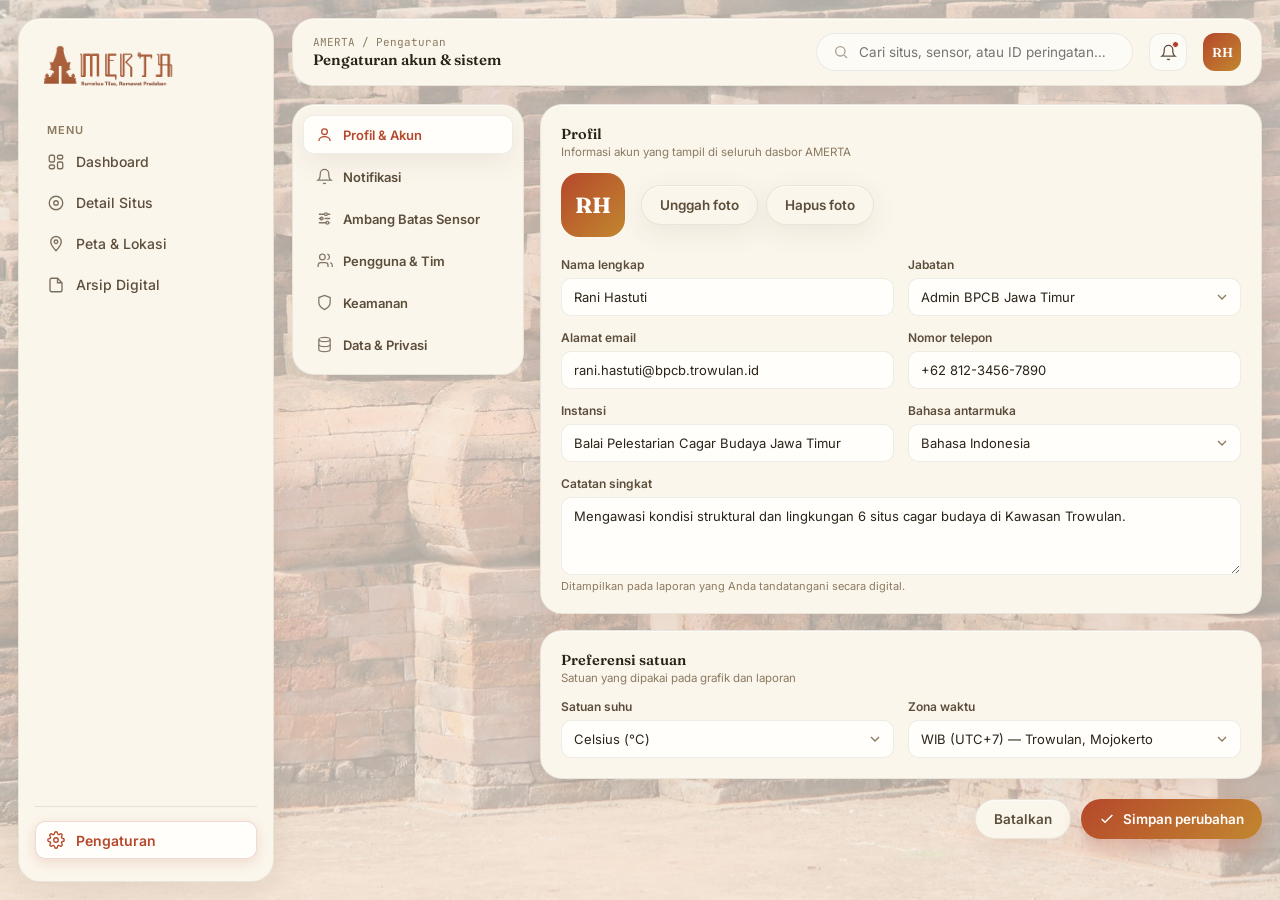
<file: pengaturan.html>
<!DOCTYPE html>
<html lang="id" class="is-loading">
<head>
<meta charset="UTF-8">
<meta name="viewport" content="width=device-width, initial-scale=1.0">
<title>AMERTA — Pengaturan</title>
<link rel="stylesheet" href="css/style.css">
</head>
<body>
<!-- ===== PAGE LOADER ===== -->
<div class="page-loader" id="pageLoader">
  <svg width="0" height="0" style="position:absolute" aria-hidden="true">
    <defs>
      <filter id="amertaOutline" x="-40%" y="-40%" width="180%" height="180%">
        <feMorphology in="SourceAlpha" operator="dilate" radius="2.4" result="dilated"/>
        <feComposite in="dilated" in2="SourceAlpha" operator="out" result="ring"/>
        <feFlood flood-color="#B5482B" result="ringColor"/>
        <feComposite in="ringColor" in2="ring" operator="in"/>
      </filter>
    </defs>
  </svg>
  <div class="loader-emblem">
    <img class="emblem-outline" src="img/amerta-logo.png" alt="" aria-hidden="true">
    <img class="emblem-fill" src="img/amerta-logo.png" alt="Amerta">
    <div class="loader-label"><span>Memuat AMERTA…</span></div>
  </div>
</div>
<script>
  (function(){
    var SKIP_KEY = 'amerta_skip_loader';
    var loaderEl = document.getElementById('pageLoader');

    // navigated here via an internal link click → skip the intro animation
    if (sessionStorage.getItem(SKIP_KEY) === '1') {
      sessionStorage.removeItem(SKIP_KEY);
      if (loaderEl) loaderEl.remove();
      document.documentElement.classList.remove('is-loading');
    } else {
      var MIN_DURATION = 2000; // fixed duration, ms — only on first open/refresh
      setTimeout(function(){
        if (!loaderEl) return;
        loaderEl.classList.add('is-hidden');
        document.documentElement.classList.remove('is-loading');
        setTimeout(function(){ loaderEl.remove(); }, 500);
      }, MIN_DURATION);
    }

    // mark any internal page navigation so the NEXT page load skips the loader
    document.addEventListener('click', function(e){
      var link = e.target.closest('a[href$=".html"]');
      if (!link) return;
      if (link.target === '_blank' || e.defaultPrevented) return;
      if (e.metaKey || e.ctrlKey || e.shiftKey || e.altKey || e.button !== 0) return;
      sessionStorage.setItem(SKIP_KEY, '1');
    }, true);
  })();
</script>
<div class="blob-c"></div>
<div class="shell">
  <div class="sidebar-overlay"></div>

  <!-- ============ SIDEBAR ============ -->
  <aside class="sidebar">
    <div class="brand">
      <img class="brand-logo" src="img/amerta-logo-full.png" alt="AMERTA — Rumeksa Tilas, Rumawat Pradaban">
    </div>

    <div class="nav-group-label">Menu</div>
    <nav class="nav-list">
      <a class="nav-item" href="index.html">
        <svg viewBox="0 0 24 24" fill="none" stroke="currentColor" stroke-width="1.8"><rect x="3" y="3" width="7" height="9" rx="2"/><rect x="14" y="3" width="7" height="5" rx="2"/><rect x="14" y="12" width="7" height="9" rx="2"/><rect x="3" y="16" width="7" height="5" rx="2"/></svg>
        Dashboard
      </a>
      <a class="nav-item" href="situs.html">
        <svg viewBox="0 0 24 24" fill="none" stroke="currentColor" stroke-width="1.8"><circle cx="12" cy="12" r="9"/><circle cx="12" cy="12" r="3"/></svg>
        Detail Situs
      </a>
      <a class="nav-item" href="peta.html">
        <svg viewBox="0 0 24 24" fill="none" stroke="currentColor" stroke-width="1.8"><path d="M12 21s-7-7.58-7-12a7 7 0 0 1 14 0c0 4.42-7 12-7 12Z"/><circle cx="12" cy="9" r="2.4"/></svg>
        Peta &amp; Lokasi
      </a>
      <a class="nav-item" href="arsip.html">
        <svg viewBox="0 0 24 24" fill="none" stroke="currentColor" stroke-width="1.8"><path d="M4 19V5a2 2 0 0 1 2-2h8l6 6v10a2 2 0 0 1-2 2H6a2 2 0 0 1-2-2Z"/><path d="M14 3v6h6"/></svg>
        Arsip Digital
      </a>
    </nav>

    <div class="sidebar-foot">
      <a class="nav-item active" href="pengaturan.html">
        <svg viewBox="0 0 24 24" fill="none" stroke="currentColor" stroke-width="1.8"><path d="M12 15a3 3 0 1 0 0-6 3 3 0 0 0 0 6Z"/><path d="M19.4 15a1.65 1.65 0 0 0 .33 1.82l.06.06a2 2 0 1 1-2.83 2.83l-.06-.06a1.65 1.65 0 0 0-1.82-.33 1.65 1.65 0 0 0-1 1.51V21a2 2 0 0 1-4 0v-.09A1.65 1.65 0 0 0 9 19.4a1.65 1.65 0 0 0-1.82.33l-.06.06a2 2 0 1 1-2.83-2.83l.06-.06a1.65 1.65 0 0 0 .33-1.82 1.65 1.65 0 0 0-1.51-1H3a2 2 0 0 1 0-4h.09A1.65 1.65 0 0 0 4.6 9a1.65 1.65 0 0 0-.33-1.82l-.06-.06a2 2 0 1 1 2.83-2.83l.06.06A1.65 1.65 0 0 0 9 4.6a1.65 1.65 0 0 0 1-1.51V3a2 2 0 0 1 4 0v.09a1.65 1.65 0 0 0 1 1.51 1.65 1.65 0 0 0 1.82-.33l.06-.06a2 2 0 1 1 2.83 2.83l-.06.06A1.65 1.65 0 0 0 19.4 9a1.65 1.65 0 0 0 1.51 1H21a2 2 0 0 1 0 4h-.09a1.65 1.65 0 0 0-1.51 1Z"/></svg>
        Pengaturan
      </a>
    </div>
  </aside>

  <!-- ============ MAIN ============ -->
  <div class="main">

    <!-- TOPBAR -->
    <header class="topbar">
      <button class="icon-btn menu-toggle" aria-label="Buka menu">
        <svg viewBox="0 0 24 24" fill="none" stroke="currentColor" stroke-width="1.8"><path d="M4 7h16M4 12h16M4 17h16"/></svg>
      </button>
      <div class="topbar-page">
        <span class="eyebrow">AMERTA / Pengaturan</span>
        <span class="heading">Pengaturan akun &amp; sistem</span>
      </div>
      <div class="topbar-spacer"></div>
      <div class="search">
        <button class="search-toggle" type="button" aria-label="Buka pencarian">
          <svg viewBox="0 0 24 24" fill="none" stroke="currentColor" stroke-width="2"><circle cx="11" cy="11" r="7"/><path d="m21 21-4.3-4.3"/></svg>
        </button>
        <input type="text" placeholder="Cari situs, sensor, atau ID peringatan…">
        <button class="search-close" type="button" aria-label="Tutup pencarian">
          <svg viewBox="0 0 24 24" fill="none" stroke="currentColor" stroke-width="2"><path d="M18 6 6 18M6 6l12 12"/></svg>
        </button>
      </div>
      <button class="icon-btn" aria-label="Notifikasi"><span class="dot"></span>
        <svg viewBox="0 0 24 24" fill="none" stroke="currentColor" stroke-width="1.8"><path d="M18 8a6 6 0 1 0-12 0c0 7-3 9-3 9h18s-3-2-3-9"/><path d="M13.73 21a2 2 0 0 1-3.46 0"/></svg>
      </button>
      <div class="avatar">RH</div>
    </header>

    <div class="settings-layout">

      <!-- ============ SETTINGS NAV ============ -->
      <nav class="settings-nav card">
        <button class="settings-nav-item active" data-section="profil">
          <svg viewBox="0 0 24 24" fill="none" stroke="currentColor" stroke-width="1.8"><circle cx="12" cy="8" r="4"/><path d="M4 21c0-4 4-6 8-6s8 2 8 6"/></svg>
          <span class="settings-nav-label">Profil &amp; Akun</span>
          <svg class="settings-nav-chevron" viewBox="0 0 24 24" fill="none" stroke="currentColor" stroke-width="2"><path d="m9 6 6 6-6 6"/></svg>
        </button>
        <button class="settings-nav-item" data-section="notifikasi">
          <svg viewBox="0 0 24 24" fill="none" stroke="currentColor" stroke-width="1.8"><path d="M18 8a6 6 0 1 0-12 0c0 7-3 9-3 9h18s-3-2-3-9"/><path d="M13.73 21a2 2 0 0 1-3.46 0"/></svg>
          <span class="settings-nav-label">Notifikasi</span>
          <svg class="settings-nav-chevron" viewBox="0 0 24 24" fill="none" stroke="currentColor" stroke-width="2"><path d="m9 6 6 6-6 6"/></svg>
        </button>
        <button class="settings-nav-item" data-section="ambang">
          <svg viewBox="0 0 24 24" fill="none" stroke="currentColor" stroke-width="1.8"><path d="M4 6h8M16 6h4M4 12h4M12 12h8M4 18h11M19 18h1"/><circle cx="14" cy="6" r="2"/><circle cx="8" cy="12" r="2"/><circle cx="16" cy="18" r="2"/></svg>
          <span class="settings-nav-label">Ambang Batas Sensor</span>
          <svg class="settings-nav-chevron" viewBox="0 0 24 24" fill="none" stroke="currentColor" stroke-width="2"><path d="m9 6 6 6-6 6"/></svg>
        </button>
        <button class="settings-nav-item" data-section="tim">
          <svg viewBox="0 0 24 24" fill="none" stroke="currentColor" stroke-width="1.8"><path d="M17 21v-2a4 4 0 0 0-4-4H7a4 4 0 0 0-4 4v2"/><circle cx="9" cy="7" r="4"/><path d="M23 21v-2a4 4 0 0 0-3-3.87"/><path d="M16 3.13a4 4 0 0 1 0 7.75"/></svg>
          <span class="settings-nav-label">Pengguna &amp; Tim</span>
          <svg class="settings-nav-chevron" viewBox="0 0 24 24" fill="none" stroke="currentColor" stroke-width="2"><path d="m9 6 6 6-6 6"/></svg>
        </button>
        <button class="settings-nav-item" data-section="keamanan">
          <svg viewBox="0 0 24 24" fill="none" stroke="currentColor" stroke-width="1.8"><path d="M12 22s8-4 8-10V5l-8-3-8 3v7c0 6 8 10 8 10Z"/></svg>
          <span class="settings-nav-label">Keamanan</span>
          <svg class="settings-nav-chevron" viewBox="0 0 24 24" fill="none" stroke="currentColor" stroke-width="2"><path d="m9 6 6 6-6 6"/></svg>
        </button>
        <button class="settings-nav-item" data-section="data">
          <svg viewBox="0 0 24 24" fill="none" stroke="currentColor" stroke-width="1.8"><ellipse cx="12" cy="5" rx="8" ry="3"/><path d="M4 5v14c0 1.66 3.58 3 8 3s8-1.34 8-3V5"/><path d="M4 12c0 1.66 3.58 3 8 3s8-1.34 8-3"/></svg>
          <span class="settings-nav-label">Data &amp; Privasi</span>
          <svg class="settings-nav-chevron" viewBox="0 0 24 24" fill="none" stroke="currentColor" stroke-width="2"><path d="m9 6 6 6-6 6"/></svg>
        </button>
      </nav>

      <!-- ============ SETTINGS CONTENT ============ -->
      <div class="settings-content">

        <!-- mobile-only: back to category list -->
        <button class="settings-back-btn" type="button">
          <svg viewBox="0 0 24 24" fill="none" stroke="currentColor" stroke-width="2"><path d="m15 18-6-6 6-6"/></svg>
          <span class="settings-back-title">Pengaturan</span>
        </button>

        <!-- ---- PROFIL & AKUN ---- -->
        <div class="settings-panel active" data-section="profil">
          <div class="card">
            <div class="card-head">
              <div>
                <div class="card-title">Profil</div>
                <div class="card-sub">Informasi akun yang tampil di seluruh dasbor AMERTA</div>
              </div>
            </div>

            <div class="avatar-row" style="margin-bottom:20px;">
              <div class="avatar-lg">RH</div>
              <div class="avatar-actions">
                <button class="pill-btn">Unggah foto</button>
                <button class="pill-btn">Hapus foto</button>
              </div>
            </div>

            <div class="form-grid">
              <div class="form-group">
                <label for="fNama">Nama lengkap</label>
                <input class="field" id="fNama" type="text" value="Rani Hastuti">
              </div>
              <div class="form-group">
                <label for="fJabatan">Jabatan</label>
                <select class="field" id="fJabatan">
                  <option>Admin BPCB Jawa Timur</option>
                  <option>Staf Konservasi Lapangan</option>
                  <option>Peneliti Cagar Budaya</option>
                  <option>Teknisi Sensor &amp; IoT</option>
                </select>
              </div>
              <div class="form-group">
                <label for="fEmail">Alamat email</label>
                <input class="field" id="fEmail" type="email" value="rani.hastuti@bpcb.trowulan.id">
              </div>
              <div class="form-group">
                <label for="fTelp">Nomor telepon</label>
                <input class="field" id="fTelp" type="tel" value="+62 812-3456-7890">
              </div>
              <div class="form-group">
                <label for="fInstansi">Instansi</label>
                <input class="field" id="fInstansi" type="text" value="Balai Pelestarian Cagar Budaya Jawa Timur">
              </div>
              <div class="form-group">
                <label for="fBahasa">Bahasa antarmuka</label>
                <select class="field" id="fBahasa">
                  <option>Bahasa Indonesia</option>
                  <option>English</option>
                </select>
              </div>
              <div class="form-group full">
                <label for="fBio">Catatan singkat</label>
                <textarea class="field" id="fBio">Mengawasi kondisi struktural dan lingkungan 6 situs cagar budaya di Kawasan Trowulan.</textarea>
                <span class="hint">Ditampilkan pada laporan yang Anda tandatangani secara digital.</span>
              </div>
            </div>
          </div>

          <div class="card">
            <div class="card-head">
              <div>
                <div class="card-title">Preferensi satuan</div>
                <div class="card-sub">Satuan yang dipakai pada grafik dan laporan</div>
              </div>
            </div>
            <div class="form-grid">
              <div class="form-group">
                <label for="fSuhuUnit">Satuan suhu</label>
                <select class="field" id="fSuhuUnit">
                  <option>Celsius (°C)</option>
                  <option>Fahrenheit (°F)</option>
                </select>
              </div>
              <div class="form-group">
                <label for="fZonaWaktu">Zona waktu</label>
                <select class="field" id="fZonaWaktu">
                  <option>WIB (UTC+7) — Trowulan, Mojokerto</option>
                  <option>WITA (UTC+8)</option>
                  <option>WIT (UTC+9)</option>
                </select>
              </div>
            </div>
          </div>

          <div class="settings-foot">
            <button class="pill-btn">Batalkan</button>
            <button class="pill-btn primary js-save-settings">
              <svg viewBox="0 0 24 24" fill="none" stroke="currentColor" stroke-width="2.2"><path d="M20 6 9 17l-5-5"/></svg>
              Simpan perubahan
            </button>
          </div>
        </div>

        <!-- ---- NOTIFIKASI ---- -->
        <div class="settings-panel" data-section="notifikasi">
          <div class="card">
            <div class="card-head">
              <div>
                <div class="card-title">Preferensi notifikasi</div>
                <div class="card-sub">Atur bagaimana AMERTA menghubungi Anda saat ada anomali</div>
              </div>
            </div>

            <div class="toggle-row">
              <div class="toggle-info">
                <div class="toggle-title">Peringatan kritis via email</div>
                <div class="toggle-sub">Getaran, suhu, atau kelembapan melewati ambang batas</div>
              </div>
              <label class="switch"><input type="checkbox" checked><span class="switch-track"></span></label>
            </div>
            <div class="toggle-row">
              <div class="toggle-info">
                <div class="toggle-title">Notifikasi push browser</div>
                <div class="toggle-sub">Muncul langsung saat AMERTA terbuka di perangkat ini</div>
              </div>
              <label class="switch"><input type="checkbox" checked><span class="switch-track"></span></label>
            </div>
            <div class="toggle-row">
              <div class="toggle-info">
                <div class="toggle-title">Peringatan kritis via SMS</div>
                <div class="toggle-sub">Hanya untuk status "Kritis" pada situs inti</div>
              </div>
              <label class="switch"><input type="checkbox"><span class="switch-track"></span></label>
            </div>
            <div class="toggle-row">
              <div class="toggle-info">
                <div class="toggle-title">Baterai node sensor rendah</div>
                <div class="toggle-sub">Peringatan saat estimasi baterai kurang dari 7 hari</div>
              </div>
              <label class="switch"><input type="checkbox" checked><span class="switch-track"></span></label>
            </div>
            <div class="toggle-row">
              <div class="toggle-info">
                <div class="toggle-title">Ringkasan mingguan</div>
                <div class="toggle-sub">Rekap indeks kondisi situs setiap Senin pagi</div>
              </div>
              <label class="switch"><input type="checkbox" checked><span class="switch-track"></span></label>
            </div>
          </div>

          <div class="card">
            <div class="card-head">
              <div>
                <div class="card-title">Penerima peringatan tambahan</div>
                <div class="card-sub">Alamat email lain yang ikut menerima peringatan kritis</div>
              </div>
            </div>
            <div class="form-grid">
              <div class="form-group full">
                <label for="fCc">Email tembusan (pisahkan dengan koma)</label>
                <input class="field" id="fCc" type="text" value="aditya.p@bpcb.trowulan.id, posko.trowulan@kemdikbud.go.id">
              </div>
            </div>
          </div>

          <div class="settings-foot">
            <button class="pill-btn">Batalkan</button>
            <button class="pill-btn primary js-save-settings">
              <svg viewBox="0 0 24 24" fill="none" stroke="currentColor" stroke-width="2.2"><path d="M20 6 9 17l-5-5"/></svg>
              Simpan perubahan
            </button>
          </div>
        </div>

        <!-- ---- AMBANG BATAS SENSOR ---- -->
        <div class="settings-panel" data-section="ambang">
          <div class="card">
            <div class="card-head">
              <div>
                <div class="card-title">Ambang batas sensor</div>
                <div class="card-sub">Nilai yang memicu status "Perhatian" dan "Kritis" pada seluruh situs</div>
              </div>
            </div>

            <div class="form-grid">
              <div class="form-group">
                <label for="fAmbGetaran">Ambang getaran struktural</label>
                <div class="field-suffix-wrap">
                  <input class="field" id="fAmbGetaran" type="number" step="0.1" value="2.0">
                  <span class="field-suffix">mm/s</span>
                </div>
              </div>
              <div class="form-group">
                <label for="fAmbSuhu">Suhu maksimum kawasan</label>
                <div class="field-suffix-wrap">
                  <input class="field" id="fAmbSuhu" type="number" step="0.1" value="32.0">
                  <span class="field-suffix">°C</span>
                </div>
              </div>
              <div class="form-group">
                <label for="fAmbLembap">Kelembapan relatif maksimum</label>
                <div class="field-suffix-wrap">
                  <input class="field" id="fAmbLembap" type="number" step="1" value="90">
                  <span class="field-suffix">% RH</span>
                </div>
              </div>
              <div class="form-group">
                <label for="fAmbBaterai">Peringatan baterai rendah</label>
                <div class="field-suffix-wrap">
                  <input class="field" id="fAmbBaterai" type="number" step="1" value="20">
                  <span class="field-suffix">%</span>
                </div>
              </div>
              <div class="form-group">
                <label for="fInterval">Interval pembacaan sensor</label>
                <div class="field-suffix-wrap">
                  <input class="field" id="fInterval" type="number" step="1" value="15">
                  <span class="field-suffix">menit</span>
                </div>
                <span class="hint">Berlaku untuk seluruh node LoRaWAN di Kawasan Trowulan.</span>
              </div>
              <div class="form-group">
                <label for="fEskalasi">Eskalasi otomatis setelah</label>
                <div class="field-suffix-wrap">
                  <input class="field" id="fEskalasi" type="number" step="1" value="2">
                  <span class="field-suffix">jam</span>
                </div>
                <span class="hint">Status "Diselidiki" naik ke "Kritis" jika belum ditindaklanjuti.</span>
              </div>
            </div>
          </div>

          <div class="settings-foot">
            <button class="pill-btn">Kembalikan ke bawaan</button>
            <button class="pill-btn primary js-save-settings">
              <svg viewBox="0 0 24 24" fill="none" stroke="currentColor" stroke-width="2.2"><path d="M20 6 9 17l-5-5"/></svg>
              Simpan perubahan
            </button>
          </div>
        </div>

        <!-- ---- PENGGUNA & TIM ---- -->
        <div class="settings-panel" data-section="tim">
          <div class="card">
            <div class="card-head">
              <div>
                <div class="card-title">Pengguna &amp; tim</div>
                <div class="card-sub">Anggota yang punya akses ke dasbor AMERTA</div>
              </div>
              <button class="pill-btn primary">
                <svg viewBox="0 0 24 24" fill="none" stroke="currentColor" stroke-width="2.4"><path d="M12 5v14M5 12h14"/></svg>
                Undang pengguna
              </button>
            </div>

            <div class="user-row">
              <div class="user-avatar">RH</div>
              <div class="user-body">
                <div class="user-name">Rani Hastuti</div>
                <div class="user-email">rani.hastuti@bpcb.trowulan.id</div>
              </div>
              <div class="user-role"><span class="badge up"><span class="pip"></span>Admin</span></div>
              <div class="user-actions">
                <button class="row-btn ghost">Kelola</button>
              </div>
            </div>
            <div class="user-row">
              <div class="user-avatar">AP</div>
              <div class="user-body">
                <div class="user-name">Aditya P.</div>
                <div class="user-email">aditya.p@bpcb.trowulan.id</div>
              </div>
              <div class="user-role"><span class="badge warn"><span class="pip"></span>Staf Lapangan</span></div>
              <div class="user-actions">
                <button class="row-btn ghost">Kelola</button>
              </div>
            </div>
            <div class="user-row">
              <div class="user-avatar">SW</div>
              <div class="user-body">
                <div class="user-name">Siti Wulandari</div>
                <div class="user-email">siti.w@bpcb.trowulan.id</div>
              </div>
              <div class="user-role"><span class="badge warn"><span class="pip"></span>Peneliti</span></div>
              <div class="user-actions">
                <button class="row-btn ghost">Kelola</button>
              </div>
            </div>
            <div class="user-row">
              <div class="user-avatar">BF</div>
              <div class="user-body">
                <div class="user-name">Bagus Firmansyah</div>
                <div class="user-email">bagus.f@bpcb.trowulan.id</div>
              </div>
              <div class="user-role"><span class="badge up"><span class="pip"></span>Teknisi IoT</span></div>
              <div class="user-actions">
                <button class="row-btn ghost">Kelola</button>
              </div>
            </div>
          </div>
        </div>

        <!-- ---- KEAMANAN ---- -->
        <div class="settings-panel" data-section="keamanan">
          <div class="card">
            <div class="card-head">
              <div>
                <div class="card-title">Ubah kata sandi</div>
                <div class="card-sub">Gunakan kombinasi yang belum pernah dipakai sebelumnya</div>
              </div>
            </div>
            <div class="form-grid">
              <div class="form-group full">
                <label for="fPassLama">Kata sandi saat ini</label>
                <input class="field" id="fPassLama" type="password" placeholder="••••••••••">
              </div>
              <div class="form-group">
                <label for="fPassBaru">Kata sandi baru</label>
                <input class="field" id="fPassBaru" type="password" placeholder="••••••••••">
              </div>
              <div class="form-group">
                <label for="fPassUlang">Ulangi kata sandi baru</label>
                <input class="field" id="fPassUlang" type="password" placeholder="••••••••••">
              </div>
            </div>
          </div>

          <div class="card">
            <div class="toggle-row">
              <div class="toggle-info">
                <div class="toggle-title">Autentikasi dua faktor (2FA)</div>
                <div class="toggle-sub">Status: <strong id="twoFaStatus">Aktif</strong> — via aplikasi autentikator</div>
              </div>
              <label class="switch"><input type="checkbox" class="js-toggle-2fa" checked><span class="switch-track"></span></label>
            </div>
          </div>

          <div class="card">
            <div class="card-head">
              <div>
                <div class="card-title">Perangkat aktif</div>
                <div class="card-sub">Sesi yang sedang masuk ke akun Anda</div>
              </div>
            </div>
            <div class="event-row">
              <div class="event-icon up">
                <svg viewBox="0 0 24 24" fill="none" stroke="currentColor" stroke-width="2"><rect x="4" y="3" width="16" height="14" rx="2"/><path d="M8 21h8M12 17v4"/></svg>
              </div>
              <div class="event-body">
                <div class="event-title">Chrome · Windows — Trowulan, Mojokerto</div>
                <div class="event-sub">Perangkat ini · aktif sekarang</div>
              </div>
              <div class="event-right"><span class="event-tag resolved">Sesi ini</span></div>
            </div>
            <div class="event-row">
              <div class="event-icon">
                <svg viewBox="0 0 24 24" fill="none" stroke="currentColor" stroke-width="2"><rect x="6" y="2" width="12" height="20" rx="2"/><path d="M11 18h2"/></svg>
              </div>
              <div class="event-body">
                <div class="event-title">AMERTA Mobile · Android</div>
                <div class="event-sub">Terakhir aktif kemarin, 19:40</div>
              </div>
              <div class="event-right"><button class="row-btn ghost">Keluar</button></div>
            </div>
            <div class="settings-foot" style="padding-top:14px;">
              <button class="btn-danger">
                <svg viewBox="0 0 24 24" width="14" height="14" fill="none" stroke="currentColor" stroke-width="2.2"><path d="M9 21H5a2 2 0 0 1-2-2V5a2 2 0 0 1 2-2h4"/><path d="M16 17l5-5-5-5"/><path d="M21 12H9"/></svg>
                Keluar dari semua perangkat
              </button>
            </div>
          </div>

          <div class="settings-foot">
            <button class="pill-btn">Batalkan</button>
            <button class="pill-btn primary js-save-settings">
              <svg viewBox="0 0 24 24" fill="none" stroke="currentColor" stroke-width="2.2"><path d="M20 6 9 17l-5-5"/></svg>
              Simpan perubahan
            </button>
          </div>
        </div>

        <!-- ---- DATA & PRIVASI ---- -->
        <div class="settings-panel" data-section="data">
          <div class="card">
            <div class="card-head">
              <div>
                <div class="card-title">Ekspor data</div>
                <div class="card-sub">Unduh data sensor dan arsip untuk pelaporan eksternal</div>
              </div>
            </div>
            <div class="action-row">
              <button class="pill-btn">
                <svg viewBox="0 0 24 24" fill="none" stroke="currentColor" stroke-width="2"><path d="M12 3v12"/><path d="m7 10 5 5 5-5"/><path d="M5 21h14"/></svg>
                Ekspor data sensor (.csv)
              </button>
              <button class="pill-btn">
                <svg viewBox="0 0 24 24" fill="none" stroke="currentColor" stroke-width="2"><path d="M12 3v12"/><path d="m7 10 5 5 5-5"/><path d="M5 21h14"/></svg>
                Ekspor arsip digital (.zip)
              </button>
            </div>
          </div>

          <div class="card">
            <div class="card-head">
              <div>
                <div class="card-title">Retensi data</div>
                <div class="card-sub">Lama data mentah sensor disimpan sebelum diarsipkan</div>
              </div>
            </div>
            <div class="form-grid">
              <div class="form-group">
                <label for="fRetensi">Simpan data mentah selama</label>
                <select class="field" id="fRetensi">
                  <option>90 hari</option>
                  <option selected>180 hari</option>
                  <option>365 hari</option>
                  <option>Selamanya</option>
                </select>
              </div>
            </div>
          </div>

          <div class="card">
            <div class="card-head">
              <div>
                <div class="card-title">Zona berbahaya</div>
                <div class="card-sub">Tindakan berikut tidak dapat dibatalkan</div>
              </div>
            </div>
            <div class="danger-zone">
              <div class="danger-info">
                <div class="dz-title">Kembalikan ambang batas sensor ke bawaan pabrik</div>
                <div class="dz-sub">Semua nilai kustom pada halaman Ambang Batas Sensor akan dihapus.</div>
              </div>
              <button class="btn-danger">Reset ambang batas</button>
            </div>
            <div class="danger-zone">
              <div class="danger-info">
                <div class="dz-title">Hapus akun ini</div>
                <div class="dz-sub">Akses Anda ke AMERTA akan dicabut secara permanen.</div>
              </div>
              <button class="btn-danger">Hapus akun</button>
            </div>
          </div>
        </div>

      </div>
    </div>

  </div>
</div>

<div class="save-toast" id="saveToast">
  <svg viewBox="0 0 24 24" fill="none" stroke="currentColor" stroke-width="2.4"><path d="M20 6 9 17l-5-5"/></svg>
  Perubahan berhasil disimpan
</div>

<script src="js/main.js"></script>
</body>
</html>
</file>
<file: css/style.css>
/* ============================================================
   AMERTA — Smart Heritage Monitoring System
   Design language: light glassmorphism over a sandstone base,
   terracotta→ochre accent (fired brick, temple stone), serif
   display for an inscription feel, monospace for sensor data. */

@import url('https://fonts.googleapis.com/css2?family=Fraunces:opsz,wght@9..144,500;9..144,600;9..144,700&family=Inter:wght@400;500;600;700&family=JetBrains+Mono:wght@400;500;600&display=swap');

:root{
  /* base */
  --bg: #F2ECE0;
  --bg-grad: radial-gradient(120% 100% at 15% 0%, #F5F1E7 0%, #F2ECE0 42%, #E9E6D8 78%, #E3E6D6 100%);

  /* card surface — solid, same everywhere (no glass/blur) */
  --glass: #FBF6EC;
  --glass-strong: #FFFEFA;
  --glass-border: rgba(43,35,24,0.08);
  --glass-shadow: 0 8px 28px rgba(58,40,20,0.08), inset 0 1px 0 rgba(255,255,255,0.6);

  /* accent */
  --accent-a: #B5482B;
  --accent-b: #C2872F;
  --accent-grad: linear-gradient(135deg, var(--accent-a), var(--accent-b));

  /* status */
  --up: #4C7A4A;
  --up-bg: rgba(76,122,74,0.14);
  --down: #B23A28;
  --down-bg: rgba(178,58,40,0.13);
  --warn: #C2872F;
  --warn-bg: rgba(194,135,47,0.16);

  /* text */
  --ink: #2B2318;
  --ink-soft: #5C4E3B;
  --muted: #8C7A60;
  --line: rgba(43,35,24,0.1);

  --radius-lg: 22px;
  --radius-md: 16px;
  --radius-sm: 10px;
  --font-display: 'Fraunces', serif;
  --font-body: 'Inter', sans-serif;
  --font-mono: 'JetBrains Mono', monospace;
}

*{ box-sizing: border-box; margin:0; padding:0; }

html, body{ height:100%; }

/* Custom overlay scrollbar: body owns the scroll, but its native
   scrollbar is hidden and replaced by a thin floating track/thumb
   (see .custom-scrollbar-*) so the page never reflows when a
   scrollbar appears or disappears. */
body{
  overflow-y: scroll;
  overflow-x: hidden;
  scrollbar-width: none;      /* Firefox */
  -ms-overflow-style: none;   /* old Edge/IE */
}
body::-webkit-scrollbar{ width:0; height:0; display:none; } /* Chrome/Safari/Edge */

body{
  font-family: var(--font-body);
  color: var(--ink);
  background:
    linear-gradient(rgba(245,241,231,0.72), rgba(242,236,224,0.72)),
    url('img/bg-texture.jpg') center/cover no-repeat;
  background-attachment: fixed;
  min-height: 100vh;
  position: relative;
  overflow-x: hidden;
}

/* old color blobs kept in markup but switched off */
body::before, body::after, .blob-c{
  content:"";
  position: fixed;
  display: none;
}

a{ text-decoration:none; color:inherit; }
button{ font-family:inherit; cursor:pointer; }
ul{ list-style:none; }

::selection{ background: var(--accent-a); color:#fff; }

/* ---------------- layout shell ---------------- */
.shell{
  position:relative; z-index:1;
  display:grid;
  grid-template-columns: 256px 1fr;
  min-height:100vh;
  gap: 18px;
  padding: 18px;
}

/* ---------------- sidebar ---------------- */
.sidebar{
  background: var(--glass);
  border: 1px solid var(--glass-border);
  border-radius: var(--radius-lg);
  box-shadow: var(--glass-shadow);
  padding: 22px 16px;
  display:flex;
  flex-direction:column;
  height: calc(100vh - 36px);
  position: sticky;
  top: 18px;
}

.brand{
  display:flex; align-items:center;
  padding: 4px 8px 22px;
}
.brand-logo{
  display:block;
  width:100%;
  max-width: 130px;
  height:auto;
}

.nav-group-label{
  font-size:11px; text-transform:uppercase; letter-spacing:.08em;
  color: var(--muted); padding: 14px 12px 6px;
  font-weight:600;
}

.nav-list{ display:flex; flex-direction:column; gap:3px; }
.nav-item{
  display:flex; align-items:center; gap:11px;
  padding: 10px 12px;
  border-radius: var(--radius-sm);
  color: var(--ink-soft);
  font-size: 14px; font-weight:500;
  transition: background .18s ease, color .18s ease, transform .18s ease;
}
.nav-item svg{ width:18px; height:18px; flex-shrink:0; opacity:.8; }
.nav-item:hover{ background: rgba(255,255,255,0.55); color: var(--ink); transform: translateX(2px); }
.nav-item.active{
  background: var(--glass-strong);
  color: var(--accent-a);
  font-weight:600;
  box-shadow: inset 0 0 0 1px rgba(181,72,43,0.2), 0 4px 14px rgba(181,72,43,0.16);
}
.nav-item.active svg{ opacity:1; }
.nav-item.disabled{ opacity:.45; cursor:not-allowed; }
.nav-item.disabled:hover{ background:none; transform:none; }
.nav-soon{
  margin-left:auto; font-size:9.5px; font-family:var(--font-mono);
  background: rgba(26,34,51,0.07); padding:2px 6px; border-radius:6px; color:var(--muted);
}

.sidebar-foot{
  margin-top:auto;
  padding-top: 14px;
  border-top: 1px solid var(--line);
}
.status-pill{
  display:flex; align-items:center; gap:8px;
  background: var(--up-bg); color:#0E7A46;
  padding: 9px 12px; border-radius: var(--radius-sm);
  font-size:12.5px; font-weight:600;
}
.status-pill .pip{
  width:7px; height:7px; border-radius:50%; background: var(--up);
  box-shadow: 0 0 0 0 rgba(23,177,106,.6);
  animation: pulseDot 2s ease-out infinite;
}

/* ---------------- main column ---------------- */
.main{ display:flex; flex-direction:column; gap:18px; min-width:0; }

.topbar{
  background: var(--glass);
  border: 1px solid var(--glass-border);
  border-radius: var(--radius-lg);
  box-shadow: var(--glass-shadow);
  padding: 14px 20px;
  display:flex; align-items:center; gap:16px;
}
.search{
  flex:1;
  display:flex; align-items:center; gap:10px;
  background: rgba(255,255,255,0.55);
  border: 1px solid var(--glass-border);
  border-radius: 999px;
  padding: 10px 16px;
  max-width: 420px;
  color: var(--muted);
}
.search svg{ width:16px; height:16px; opacity:.7; flex-shrink:0; }
.search input{
  border:none; background:none; outline:none;
  font-family: inherit; font-size:13.5px; color:var(--ink); width:100%;
}
.search-toggle{
  display:flex; align-items:center; justify-content:center;
  background:none; border:none; padding:0; margin:0; color:inherit; flex-shrink:0;
}
.search-close{ display:none; }
.topbar-title{ display:none; }
.topbar-spacer{ flex:1; }

.topbar-page{
  display:flex; flex-direction:column; gap:1px;
}
.topbar-page .eyebrow{ font-size:11px; color:var(--muted); font-family:var(--font-mono); }
.topbar-page .heading{ font-family:var(--font-display); font-weight:600; font-size:15px; }

.icon-btn{
  width:38px; height:38px; border-radius:12px;
  border:1px solid var(--glass-border);
  background: rgba(255,255,255,0.5);
  display:flex; align-items:center; justify-content:center;
  color: var(--ink-soft);
  transition: background .18s ease, transform .18s ease;
  position: relative;
  flex-shrink:0;
}
.icon-btn:hover{ background: rgba(255,255,255,0.85); transform: translateY(-1px); }
.icon-btn svg{ width:17px; height:17px; }
.icon-btn .dot{
  position:absolute; top:7px; right:7px; width:7px; height:7px;
  border-radius:50%; background:var(--down); border:1.5px solid #fff;
}

.avatar{
  width:38px; height:38px; border-radius:12px;
  background: var(--accent-grad);
  color:#fff; font-family: var(--font-display); font-weight:600; font-size:13px;
  display:flex; align-items:center; justify-content:center;
  flex-shrink:0;
}

/* ---------------- glass card primitive ---------------- */
.card{
  background: var(--glass);
  border: 1px solid var(--glass-border);
  border-radius: var(--radius-lg);
  box-shadow: var(--glass-shadow);
  padding: 20px;
}
.card-head{ display:flex; align-items:flex-start; justify-content:space-between; gap:10px; margin-bottom:14px; }
.card-title{ font-family: var(--font-display); font-weight:600; font-size:14.5px; }
.card-sub{ font-size:11.5px; color:var(--muted); margin-top:2px; }

/* ---------------- grids ---------------- */
.grid-top{ display:grid; grid-template-columns: 1.5fr 1fr 1fr 1fr; gap:16px; }
.grid-1{ display:grid; grid-template-columns: 1fr; gap:16px; }
.grid-charts{ display:grid; grid-template-columns: 1.3fr 1fr; gap:16px; }
.grid-split{ display:grid; grid-template-columns: 1fr 1.15fr; gap:16px; align-items:start; }

/* ---------------- pulse hero ---------------- */
.pulse-hero{
  position: relative;
  border-radius: var(--radius-lg);
  padding: 22px;
  overflow:hidden;
  color:#fff;
  background: radial-gradient(120% 160% at 0% 0%, #C2672F 0%, #B5482B 45%, #8A3220 100%);
  box-shadow: 0 18px 40px rgba(138,50,32,0.35), inset 0 1px 0 rgba(255,255,255,0.25);
  display:flex; flex-direction:column; justify-content:space-between;
  min-height: 226px;
}
.pulse-hero::before{
  content:""; position:absolute; inset:0;
  background: linear-gradient(120deg, rgba(255,255,255,.35), transparent 40%, transparent 60%, rgba(255,255,255,.18));
  mix-blend-mode: overlay;
}
.pulse-top{ display:flex; align-items:center; justify-content:space-between; position:relative; z-index:1; }
.pulse-badge{
  display:flex; align-items:center; gap:8px;
  background: rgba(255,255,255,0.18);
  border: 1px solid rgba(255,255,255,0.3);
  padding: 6px 12px; border-radius: 999px;
  font-size:12px; font-weight:600;
}
.pulse-badge .pip{ width:7px; height:7px; border-radius:50%; background:#fff; animation: pulseDot 2s ease-out infinite; }
.pulse-menu{ display:flex; gap:6px; }
.pulse-menu span{ width:6px; height:6px; border-radius:50%; background: rgba(255,255,255,.6); }

.pulse-mid{ position:relative; z-index:1; }
.pulse-mid .label{ font-size:12px; opacity:.8; margin-bottom:4px; }
.pulse-mid .value{ font-family: var(--font-display); font-size:40px; font-weight:700; letter-spacing:-1px; }
.pulse-mid .value small{ font-size:16px; font-weight:600; opacity:.85; margin-left:4px; }

.pulse-wave{ position:relative; z-index:1; height:44px; margin: 6px 0; }
.pulse-wave svg{ width:100%; height:100%; }
.pulse-wave path{
  fill:none; stroke:#fff; stroke-width:2; opacity:.85;
  stroke-dasharray: 6 5;
  animation: dash 3.5s linear infinite;
}

.pulse-bottom{ display:flex; align-items:center; justify-content:space-between; position:relative; z-index:1; }
.pulse-bottom .meta{ font-size:11.5px; opacity:.85; font-family: var(--font-mono); }
.pulse-btn{
  background: #fff; color: var(--accent-b);
  border:none; padding: 9px 16px; border-radius: 999px;
  font-weight:700; font-size:13px;
  display:flex; align-items:center; gap:6px;
  transition: transform .15s ease;
}
.pulse-btn:hover{ transform: translateY(-1px); }

/* ---------------- stat cards ---------------- */
.stat-card{ display:flex; flex-direction:column; gap:8px; justify-content:center; }
.stat-label{ font-size:12.5px; color:var(--muted); display:flex; align-items:center; gap:6px; }
.stat-value{ font-family: var(--font-display); font-weight:700; font-size:26px; letter-spacing:-.5px; }
.stat-delta{ font-size:12px; font-weight:600; display:inline-flex; align-items:center; gap:4px; width:fit-content; padding:3px 8px; border-radius:999px; }
.stat-delta.pos{ color:#0E7A46; background: var(--up-bg); }
.stat-delta.neg{ color:#B4231E; background: var(--down-bg); }
.stat-delta.neu{ color:#8A5A00; background: var(--warn-bg); }

/* ---------------- charts ---------------- */
.chart-box{ position:relative; height: 210px; }

/* ---------------- action row ---------------- */
.action-row{ display:flex; align-items:center; gap:10px; flex-wrap:wrap; }
.pill-btn{
  display:flex; align-items:center; gap:8px;
  padding: 11px 18px; border-radius: 999px;
  font-size:13.5px; font-weight:600;
  border: 1px solid var(--glass-border);
  background: var(--glass);
  color: var(--ink-soft);
  box-shadow: var(--glass-shadow);
  transition: transform .15s ease, background .15s ease;
}
.pill-btn:hover{ transform: translateY(-1px); background: var(--glass-strong); }
.pill-btn.primary{ background: var(--accent-grad); color:#fff; border:none; box-shadow: 0 10px 22px rgba(181,72,43,0.35); }
.pill-btn svg{ width:16px; height:16px; }
.action-spacer{ flex:1; }
.action-icons{ display:flex; gap:8px; }

/* ---------------- tabs ---------------- */
.tabs{ display:flex; align-items:center; gap:6px; background: rgba(255,255,255,0.5); border:1px solid var(--glass-border); padding:4px; border-radius: 999px; width:fit-content; }
.tab{ padding: 7px 15px; border-radius:999px; font-size:12.5px; font-weight:600; color:var(--muted); border:none; background:none; transition: background .15s, color .15s; }
.tab.active{ background:#fff; color: var(--ink); box-shadow: 0 3px 10px rgba(26,34,51,0.1); }

/* ---------------- list / dispute-style card ---------------- */
.event-row{
  display:flex; align-items:center; gap:12px;
  padding: 12px 6px;
  border-bottom: 1px solid var(--line);
}
.event-row:last-child{ border-bottom:none; }
.event-icon{
  width:36px; height:36px; border-radius:10px; flex-shrink:0;
  display:flex; align-items:center; justify-content:center;
  background: var(--down-bg); color: var(--down);
}
.event-icon.warn{ background: var(--warn-bg); color:#B96A00; }
.event-icon.up{ background: var(--up-bg); color:#0E7A46; }
.event-icon svg{ width:17px; height:17px; }
.event-body{ flex:1; min-width:0; }
.event-title{ font-size:13.5px; font-weight:600; }
.event-sub{ font-size:11.5px; color:var(--muted); margin-top:1px; font-family: var(--font-mono); }
.event-right{ text-align:right; flex-shrink:0; }
.event-tag{ font-size:11px; font-weight:700; padding:3px 9px; border-radius:999px; }
.event-tag.crit{ background: var(--down-bg); color:#B4231E; }
.event-tag.major{ background: var(--warn-bg); color:#8A5A00; }
.event-tag.resolved{ background: var(--up-bg); color:#0E7A46; }

/* ---------------- table ---------------- */
.table-wrap{ overflow-x:auto; }
table{ width:100%; border-collapse: collapse; font-size:13px; }
thead th{
  text-align:left; font-size:11px; text-transform:uppercase; letter-spacing:.06em;
  color: var(--muted); font-weight:600; padding: 8px 10px; border-bottom: 1px solid var(--line);
}
tbody td{ padding: 12px 10px; border-bottom: 1px solid var(--line); vertical-align:middle; }
tbody tr:last-child td{ border-bottom:none; }
tbody tr{ transition: background .15s ease; }
tbody tr:hover{ background: rgba(255,255,255,0.5); }
.mono{ font-family: var(--font-mono); font-size:12.5px; color: var(--ink-soft); }
.cell-name{ display:flex; align-items:center; gap:10px; font-weight:600; }
.favicon{ width:26px; height:26px; border-radius:8px; background: var(--accent-grad); flex-shrink:0; display:flex; align-items:center; justify-content:center; color:#fff; font-size:10px; font-family:var(--font-display); font-weight:700; }

.badge{ display:inline-flex; align-items:center; gap:6px; font-size:11.5px; font-weight:700; padding:4px 10px; border-radius:999px; }
.badge .pip{ width:6px; height:6px; border-radius:50%; }
.badge.up{ background: var(--up-bg); color:#0E7A46; }
.badge.up .pip{ background:var(--up); animation: pulseDot 2s ease-out infinite; }
.badge.down{ background: var(--down-bg); color:#B4231E; }
.badge.down .pip{ background:var(--down); }
.badge.warn{ background: var(--warn-bg); color:#8A5A00; }
.badge.warn .pip{ background:var(--warn); }

.row-btn{
  padding: 7px 14px; border-radius:999px; font-size:12px; font-weight:600;
  background: var(--accent-grad); color:#fff; border:none;
}
.row-btn.ghost{ background: rgba(255,255,255,0.6); color: var(--ink-soft); border:1px solid var(--glass-border); }

/* ---------------- monitor grid cards (monitors page) ---------------- */
.monitor-grid{ display:grid; grid-template-columns: repeat(3, 1fr); gap:16px; }
.monitor-card{ display:flex; flex-direction:column; gap:12px; }
.monitor-card .m-head{ display:flex; align-items:center; justify-content:space-between; }
.monitor-card .m-name{ font-family:var(--font-display); font-weight:600; font-size:14.5px; }
.monitor-card .m-url{ font-size:11.5px; color:var(--muted); font-family:var(--font-mono); }
.monitor-card .m-spark{ height:46px; }
.monitor-card .m-chart-label{ font-size:10.5px; font-weight:700; color: var(--muted); text-transform:uppercase; letter-spacing:.03em; margin-top:2px; }
.monitor-card .m-chart-label.warn{ color: var(--warn); }
.monitor-card .m-stats{ display:flex; justify-content:space-between; font-size:11.5px; color:var(--muted); border-top:1px solid var(--line); padding-top:10px; margin-top:4px; }
.monitor-card .m-stats b{ color:var(--ink); font-family:var(--font-mono); font-weight:600; display:block; font-size:13px; }
.monitor-card .m-photo{ margin:-20px -20px 4px -20px; height:150px; overflow:hidden; position:relative; background:var(--line); }
.monitor-card .m-photo img{ width:100%; height:100%; object-fit:cover; display:block; }
.monitor-card .m-photo .m-photo-credit{ position:absolute; right:6px; bottom:5px; font-family:var(--font-mono); font-size:9px; color:#fff; background:rgba(43,35,24,0.5); padding:2px 6px; border-radius:20px; }

/* ---------------- arsip digital: 2-column layout ---------------- */
.arsip-layout{ display:grid; grid-template-columns: 2fr 1fr; gap:18px; align-items:start; }
.arsip-main{ display:flex; flex-direction:column; gap:18px; min-width:0; }
.arsip-side{ display:flex; flex-direction:column; gap:14px; min-width:0; }

.chart-box.compact{ height:180px; }

.stat-card.compact{
  flex-direction:row; align-items:center; justify-content:space-between;
  gap:12px; padding:14px 16px;
}
.stat-compact-info{ display:flex; flex-direction:column; gap:5px; min-width:0; }
.stat-card.compact .stat-label{ font-size:11.5px; }
.stat-card.compact .stat-value{ font-size:19px; flex-shrink:0; }
.stat-card.compact .stat-delta{ font-size:10px; padding:2px 7px; width:fit-content; }

/* ---------------- arsip: entry card grid (references style) ---------------- */
.arc-grid{ display:grid; grid-template-columns: repeat(auto-fill, minmax(150px, 1fr)); gap:16px; margin-top:2px; }
.arc-card{ display:flex; flex-direction:column; gap:9px; }
.arc-thumb{
  position:relative; aspect-ratio: 1 / 1;
  border-radius: var(--radius-md); overflow:hidden;
  display:flex; align-items:center; justify-content:center;
}
.arc-thumb::after{
  content:""; position:absolute; inset:0;
  background: linear-gradient(to top, rgba(24,18,10,0.45), transparent 45%);
  pointer-events:none;
}
.arc-thumb-actions{ z-index:1; }
.arc-thumb-badge{ z-index:1; }
.arc-thumb-icon{ display:none; }
.arc-thumb-img{ width:100%; height:100%; object-fit:cover; display:block; }
.arc-thumb-badge{
  position:absolute; top:8px; left:8px; width:26px; height:26px; border-radius:9px;
  background: rgba(24,18,10,0.55); backdrop-filter: blur(3px);
  display:flex; align-items:center; justify-content:center; color:#fff;
}
.arc-thumb-badge-icon{ width:14px; height:14px; }
.arc-thumb-actions{ position:absolute; left:8px; right:8px; bottom:8px; display:flex; justify-content:space-between; }
.arc-icon-btn{
  width:26px; height:26px; border-radius:50%; border:none;
  background: rgba(255,255,255,0.75); backdrop-filter: blur(4px); -webkit-backdrop-filter: blur(4px);
  display:flex; align-items:center; justify-content:center;
  color: var(--ink-soft); flex-shrink:0;
  transition: background .15s ease, color .15s ease, transform .15s ease;
}
.arc-icon-btn svg{ width:12.5px; height:12.5px; }
.arc-icon-btn:hover{ background:#fff; transform: translateY(-1px); }
.arc-icon-btn.active{ background: var(--accent-grad); color:#fff; }
.arc-card-body{ min-width:0; }
.arc-card-title{
  font-size:12.5px; font-weight:600; line-height:1.35;
  display:-webkit-box; -webkit-line-clamp:2; -webkit-box-orient:vertical; overflow:hidden;
}
.arc-card-meta{ font-size:10.5px; color:var(--muted); font-family:var(--font-mono); margin-top:3px; }

.thumb-a{ background: linear-gradient(135deg, #F4E1C4, #E7C79A); color:#8A5A00; }
.thumb-b{ background: linear-gradient(135deg, #EAD0C0, #D8A47E); color:#7A3A1E; }
.thumb-c{ background: linear-gradient(135deg, #E0E6D2, #C4CFAE); color:#4C5A3A; }
.thumb-d{ background: linear-gradient(135deg, #F2E6CE, #E3CE9F); color:#8C5A2A; }

.arc-pagination{ display:flex; align-items:center; justify-content:center; gap:6px; margin-top:18px; padding-top:16px; border-top:1px solid var(--line); }
.arc-page-btn{
  min-width:32px; height:32px; padding:0 8px; border-radius:10px;
  border: 1px solid var(--glass-border); background: rgba(255,255,255,0.5);
  color: var(--ink-soft); font-size:12.5px; font-weight:600; font-family:inherit;
  display:flex; align-items:center; justify-content:center;
  transition: background .15s ease, color .15s ease, transform .15s ease;
}
.arc-page-btn:hover:not(:disabled){ background: rgba(255,255,255,0.9); }
.arc-page-btn.active{ background: var(--accent-grad); color:#fff; border:none; box-shadow: 0 6px 16px rgba(181,72,43,0.32); }
.arc-page-btn:disabled{ opacity:.4; cursor:not-allowed; }
.arc-page-btn svg{ width:14px; height:14px; }

/* ---------------- report rows ---------------- */
.report-row{ display:flex; align-items:center; gap:14px; padding: 13px 6px; border-bottom:1px solid var(--line); }
.report-row:last-child{ border-bottom:none; }
.report-icon{ width:38px; height:38px; border-radius:10px; background: var(--glass-strong); border:1px solid var(--glass-border); display:flex; align-items:center; justify-content:center; color: var(--accent-b); flex-shrink:0; }
.report-icon svg{ width:17px; height:17px; }
.report-body{ flex:1; min-width:0; }
.report-name{ font-weight:600; font-size:13.5px; }
.report-meta{ font-size:11.5px; color:var(--muted); font-family:var(--font-mono); margin-top:1px; }

/* ---------------- animations ---------------- */
@keyframes pulseDot{
  0%{ box-shadow: 0 0 0 0 rgba(23,177,106,.55); }
  70%{ box-shadow: 0 0 0 8px rgba(23,177,106,0); }
  100%{ box-shadow: 0 0 0 0 rgba(23,177,106,0); }
}
@keyframes dash{ to{ stroke-dashoffset: -100; } }

/* ---------------- misc ---------------- */
.link-more{ font-size:12.5px; font-weight:600; color: var(--accent-a); }
.section-title{ font-family: var(--font-display); font-weight:600; font-size:15px; margin-bottom:2px; }
.section-sub{ font-size:12px; color:var(--muted); margin-bottom:14px; }
.period-pills{ display:flex; gap:6px; }

/* ---------------- responsive stat-row utilities ---------------- */
/* Used instead of inline style="grid-template-columns:…" so media
   queries can actually override the column count on small screens —
   an inline style would otherwise always win over a CSS rule. */
.grid-2{ display:grid; grid-template-columns: 1fr 1fr; gap:16px; }
.grid-3{ display:grid; grid-template-columns: repeat(3, 1fr); gap:16px; }
.grid-4{ display:grid; grid-template-columns: repeat(4, 1fr); gap:16px; }

/* ---------------- chart/card overflow safety ---------------- */
.card{ min-width:0; overflow:hidden; }
.chart-box{ min-width:0; }
.chart-box canvas{ max-width:100%; }
.grid-top, .grid-1, .grid-2, .grid-3, .grid-4, .grid-charts, .grid-split, .monitor-grid{ min-width:0; }
.grid-top > *, .grid-1 > *, .grid-2 > *, .grid-3 > *, .grid-4 > *, .grid-charts > *, .grid-split > *, .monitor-grid > *{ min-width:0; }

/* ---------------- mobile menu toggle ---------------- */
.menu-toggle{ display:none; }
.sidebar-overlay{
  display:none;
  position: fixed; inset:0;
  background: rgba(24,18,10,0.4);
  backdrop-filter: blur(2px);
  z-index: 45;
  opacity:0;
  transition: opacity .22s ease;
}
.sidebar-overlay.visible{ opacity:1; }

/* ---------------- site detail modal ---------------- */
.monitor-card{ cursor:pointer; transition: transform .15s ease, box-shadow .15s ease; }
.monitor-card:hover{ transform: translateY(-2px); box-shadow: 0 10px 24px rgba(43,35,24,0.10); }

.no-results{ text-align:center; padding:40px 20px; color: var(--muted); font-size:13.5px; }

.modal-overlay{
  position: fixed; inset:0; z-index: 100;
  background: rgba(24,18,10,0.45);
  backdrop-filter: blur(3px); -webkit-backdrop-filter: blur(3px);
  display:none; align-items:center; justify-content:center;
  padding: 20px;
}
.modal-overlay.open{ display:flex; }
.modal-box{
  width:100%; max-width: 560px; max-height: 88vh; overflow-y:auto;
  background:#FFFDF7; border:1px solid var(--glass-border);
  border-radius: var(--radius-lg); padding: 24px;
  box-shadow: 0 30px 70px rgba(24,18,10,0.35);
}
.modal-head{ display:flex; align-items:flex-start; justify-content:space-between; gap:12px; margin-bottom:16px; }
.modal-eyebrow{ font-size:11px; font-weight:700; text-transform:uppercase; letter-spacing:.04em; color: var(--muted); }
.modal-title{ font-size:19px; font-weight:800; color: var(--ink); margin-top:2px; }
.modal-sub{ font-size:12.5px; color: var(--muted); margin-top:2px; }
.modal-chart{ height:190px; margin-bottom:16px; }
.modal-stats{
  display:grid; grid-template-columns: repeat(2, 1fr); gap:10px; margin-bottom:18px;
}
.modal-stats div{
  background: rgba(43,35,24,0.04); border-radius: var(--radius-sm);
  padding:10px 12px; display:flex; flex-direction:column; gap:3px;
}
.modal-stats span{ font-size:11px; color: var(--muted); }
.modal-stats b{ font-size:15px; color: var(--ink); }
.modal-notes ul{ list-style:none; display:flex; flex-direction:column; gap:8px; margin-bottom:20px; }
.modal-notes li{
  font-size:13px; color: var(--ink-soft); line-height:1.5;
  padding-left:16px; position:relative;
}
.modal-notes li::before{
  content:""; position:absolute; left:0; top:7px;
  width:6px; height:6px; border-radius:50%; background: var(--accent-a);
}
.modal-foot{ display:flex; justify-content:flex-end; gap:10px; }
.modal-photo{ margin:0 0 16px 0; height:160px; border-radius: var(--radius-md); overflow:hidden; background:var(--line); }
.modal-photo img{ width:100%; height:100%; object-fit:cover; display:block; }

/* ---------------- map (peta & lokasi) ---------------- */
.map-frame{
  position:relative; border-radius: var(--radius-md); overflow:hidden;
  border:1px solid var(--glass-border);
}
.map-frame svg{ display:block; width:100%; height:auto; }
.map-note{ font-size:11px; color:var(--muted); margin-top:8px; font-family: var(--font-mono); }
.map-legend{ display:flex; gap:16px; flex-wrap:wrap; margin-top:12px; }
.map-legend-item{ display:flex; align-items:center; gap:7px; font-size:12px; color:var(--ink-soft); font-weight:500; }
.map-legend-item .pip{ width:9px; height:9px; border-radius:50%; flex-shrink:0; }
.map-legend-item .pip.normal{ background: var(--up); }
.map-legend-item .pip.perhatian{ background: var(--warn); }
.map-legend-item .pip.kritis{ background: var(--down); }

/* ---------------- leaflet real map ---------------- */
#petaSitus{ height:460px; width:100%; border-radius: var(--radius-md); background:var(--line); }
#petaSitus .leaflet-tile-pane{ filter: sepia(8%) saturate(88%) brightness(1.02); }
.site-pin{
  width:22px; height:22px; border-radius:50%;
  background: var(--up); border:2.5px solid #FFFDF7;
  box-shadow: 0 2px 8px rgba(43,35,24,0.35);
  display:flex; align-items:center; justify-content:center;
}
.site-pin::after{ content:""; width:6px; height:6px; border-radius:50%; background:#FFFDF7; }
.site-pin.warn{ background: var(--warn); }
.site-pin.gateway{ width:28px; height:28px; background: var(--accent-a); }
.site-popup{ font-family: var(--font-body); min-width:190px; }
.site-popup .sp-eyebrow{ font-family: var(--font-mono); font-size:10px; color:var(--muted); text-transform:uppercase; letter-spacing:.04em; }
.site-popup .sp-name{ font-family: var(--font-display); font-weight:600; font-size:15px; margin:2px 0 6px; color:var(--ink); }
.site-popup .sp-row{ display:flex; align-items:center; gap:6px; font-size:12px; color:var(--ink-soft); margin-bottom:3px; }
.site-popup .sp-row .pip{ width:8px; height:8px; border-radius:50%; flex-shrink:0; }
.site-popup .sp-links{ display:flex; gap:10px; margin-top:8px; padding-top:8px; border-top:1px solid var(--line); }
.site-popup .sp-links a{ font-size:11.5px; font-weight:600; color: var(--accent-a); text-decoration:none; }
.site-popup .sp-links a:hover{ text-decoration:underline; }
.leaflet-popup-content-wrapper{ border-radius: var(--radius-sm); box-shadow: var(--glass-shadow); }
.leaflet-popup-content{ margin:12px 14px; }

/* ---------------- settings page ---------------- */
.settings-layout{ display:grid; grid-template-columns: 232px 1fr; gap:16px; align-items:start; }

.settings-nav{ display:flex; flex-direction:column; gap:3px; position: sticky; top: 18px; }
.settings-nav.card{ padding:10px; }
.settings-nav-item{
  display:flex; align-items:center; gap:10px;
  padding: 10px 12px; border-radius: var(--radius-sm);
  font-size:13px; font-weight:600; color: var(--ink-soft); font-family:inherit;
  border:1px solid transparent; text-align:left; background:none; width:100%; cursor:pointer;
  transition: background .15s, color .15s, border-color .15s, transform .15s;
}
.settings-nav-item svg{ width:17px; height:17px; flex-shrink:0; opacity:.75; }
.settings-nav-item:hover{ background: rgba(255,255,255,0.55); color:var(--ink); transform: translateX(2px); }
.settings-nav-item.active{
  background: var(--glass-strong); color: var(--accent-a);
  border-color: var(--glass-border); box-shadow: var(--glass-shadow);
}
.settings-nav-item.active svg{ opacity:1; }
.settings-nav-label{ flex:1; min-width:0; }
.settings-nav-chevron{ opacity:.4 !important; display:none; }

.settings-back-btn{
  display:none; align-items:center; gap:8px;
  padding:8px 4px 14px; margin-bottom:6px;
  border:none; border-bottom:1px solid var(--glass-border);
  background:none; font-family:inherit; font-weight:700; font-size:14px;
  color: var(--ink); cursor:pointer; width:100%; text-align:left;
}
.settings-back-btn svg{ width:19px; height:19px; flex-shrink:0; color:var(--accent-a); }

.settings-panel{ display:none; flex-direction:column; gap:16px; }
.settings-panel.active{ display:flex; }

.form-grid{ display:grid; grid-template-columns: 1fr 1fr; gap:14px; }
.form-group{ display:flex; flex-direction:column; gap:6px; min-width:0; }
.form-group.full{ grid-column: 1 / -1; }
.form-group label{ font-size:12px; font-weight:600; color: var(--ink-soft); }
.form-group .hint{ font-size:11px; color: var(--muted); margin-top:-2px; }

.field, select.field, textarea.field{
  font-family: inherit; font-size:13px; color: var(--ink);
  background: var(--glass-strong); border:1px solid var(--glass-border);
  border-radius: var(--radius-sm); padding:10px 12px;
  width:100%; outline:none; transition: border-color .15s, box-shadow .15s;
}
.field:focus, select.field:focus, textarea.field:focus{
  border-color: var(--accent-a); box-shadow: 0 0 0 3px rgba(181,72,43,0.14);
}
textarea.field{ resize: vertical; min-height:78px; font-family: inherit; }
select.field{
  appearance:none;
  background-image: url("data:image/svg+xml;utf8,<svg xmlns='http://www.w3.org/2000/svg' viewBox='0 0 24 24' fill='none' stroke='%238C7A60' stroke-width='2'><path d='m6 9 6 6 6-6'/></svg>");
  background-repeat:no-repeat; background-position: right 10px center; background-size:16px; padding-right:34px;
}

.field-suffix-wrap{ position:relative; }
.field-suffix-wrap .field{ padding-right:46px; }
.field-suffix{ position:absolute; right:12px; top:50%; transform: translateY(-50%); font-size:11.5px; color: var(--muted); font-family: var(--font-mono); pointer-events:none; }

.avatar-row{ display:flex; align-items:center; gap:16px; flex-wrap:wrap; }
.avatar-lg{
  width:64px; height:64px; border-radius:18px; flex-shrink:0;
  background: var(--accent-grad); color:#fff; display:flex; align-items:center; justify-content:center;
  font-family: var(--font-display); font-weight:700; font-size:22px;
}
.avatar-actions{ display:flex; gap:8px; flex-wrap:wrap; }

.toggle-row{ display:flex; align-items:center; justify-content:space-between; gap:14px; padding:13px 2px; border-bottom:1px solid var(--line); }
.toggle-row:last-child{ border-bottom:none; }
.toggle-info{ min-width:0; }
.toggle-title{ font-size:13.5px; font-weight:600; }
.toggle-sub{ font-size:11.5px; color: var(--muted); margin-top:1px; }

.switch{ position:relative; width:40px; height:23px; flex-shrink:0; display:inline-block; }
.switch input{ opacity:0; width:0; height:0; position:absolute; }
.switch-track{
  position:absolute; inset:0; background: rgba(43,35,24,0.16); border-radius:999px;
  transition: background .2s ease; cursor:pointer;
}
.switch-track::before{
  content:""; position:absolute; top:3px; left:3px; width:17px; height:17px; border-radius:50%;
  background:#fff; box-shadow: 0 1px 3px rgba(43,35,24,0.3); transition: transform .2s ease;
}
.switch input:checked + .switch-track{ background: var(--accent-grad); }
.switch input:checked + .switch-track::before{ transform: translateX(17px); }
.switch input:focus-visible + .switch-track{ box-shadow: 0 0 0 3px rgba(181,72,43,0.25); }

.user-row{ display:flex; align-items:center; gap:12px; padding:12px 2px; border-bottom:1px solid var(--line); flex-wrap:wrap; }
.user-row:last-child{ border-bottom:none; }
.user-avatar{
  width:36px; height:36px; border-radius:10px; flex-shrink:0;
  background: var(--glass-strong); border:1px solid var(--glass-border);
  display:flex; align-items:center; justify-content:center;
  font-family: var(--font-display); font-weight:700; font-size:13px; color: var(--accent-a);
}
.user-body{ flex:1; min-width:140px; }
.user-name{ font-size:13.5px; font-weight:600; }
.user-email{ font-size:11.5px; color: var(--muted); font-family: var(--font-mono); margin-top:1px; }
.user-role{ flex-shrink:0; }
.user-actions{ display:flex; gap:6px; flex-shrink:0; margin-left:auto; }

.danger-zone{
  border:1px solid rgba(178,58,40,0.28); background: rgba(178,58,40,0.05);
  border-radius: var(--radius-md); padding:14px 16px;
  display:flex; align-items:center; justify-content:space-between; gap:14px; flex-wrap:wrap;
}
.danger-zone + .danger-zone{ margin-top:10px; }
.danger-info .dz-title{ font-size:13.5px; font-weight:600; color:#8A2A1E; }
.danger-info .dz-sub{ font-size:11.5px; color: var(--ink-soft); margin-top:2px; max-width:420px; }
.btn-danger{
  font-size:12.5px; font-weight:700; padding:9px 15px; border-radius:999px;
  background:#fff; color:#B23A28; border:1px solid rgba(178,58,40,0.35);
  display:inline-flex; align-items:center; gap:6px; white-space:nowrap; transition: background .15s, transform .15s;
}
.btn-danger:hover{ background: rgba(178,58,40,0.08); transform: translateY(-1px); }

.settings-foot{ display:flex; justify-content:flex-end; gap:10px; padding-top:4px; }

.save-toast{
  position: fixed; left:50%; bottom:26px; transform: translateX(-50%) translateY(12px);
  background: var(--ink); color:#FBF6EC; font-size:12.5px; font-weight:600;
  padding:11px 18px; border-radius:999px; box-shadow: 0 14px 34px rgba(24,18,10,0.32);
  display:flex; align-items:center; gap:8px; z-index:80;
  opacity:0; pointer-events:none; transition: opacity .25s ease, transform .25s ease;
}
.save-toast svg{ width:15px; height:15px; color:#8FD19E; flex-shrink:0; }
.save-toast.show{ opacity:1; transform: translateX(-50%) translateY(0); pointer-events:auto; }

/* ---------------- custom overlay scrollbar ---------------- */
/* Floats on top of the page instead of reserving layout width,
   so content never shifts when scrolling starts/stops. */
.custom-scrollbar-track{
  position: fixed; top:4px; right:4px; bottom:4px; width:9px;
  z-index: 120; border-radius:999px;
  opacity:0; transition: opacity .2s ease;
  pointer-events:none;
}
.custom-scrollbar-track.visible{ opacity:1; pointer-events:auto; }
.custom-scrollbar-thumb{
  position:absolute; top:0; left:0; width:100%;
  border-radius:999px;
  background: rgba(43,35,24,0.30);
  transition: background .15s ease, width .15s ease, left .15s ease;
}
.custom-scrollbar-track:hover .custom-scrollbar-thumb,
.custom-scrollbar-thumb.dragging{
  background: rgba(43,35,24,0.5);
  width:11px; left:-1px;
}

/* ---------------- responsive ---------------- */
@media (max-width: 1180px){
  .grid-top{ grid-template-columns: 1fr 1fr; }
  .grid-top .pulse-hero{ grid-column: span 2; }
  .grid-3{ grid-template-columns: 1fr 1fr; }
  .grid-3 > *:nth-child(3){ grid-column: span 2; }
  .grid-4{ grid-template-columns: 1fr 1fr; }
  .grid-charts{ grid-template-columns: 1fr; }
  .grid-split{ grid-template-columns: 1fr; }
  .monitor-grid{ grid-template-columns: repeat(2, 1fr); }
  .arsip-layout{ grid-template-columns: 1fr; }
  .settings-layout{ grid-template-columns: 1fr; }
  /* ---- settings: phone-style two-step nav (category list → detail) ---- */
  .settings-nav{ flex-direction:column; position:static; top:auto; }
  .settings-nav-item{
    width:auto; padding:13px 10px; font-size:14px; border-radius:0;
    border-bottom:1px solid var(--glass-border);
  }
  .settings-nav-item:last-child{ border-bottom:none; }
  .settings-nav-item:hover{ transform:none; }
  .settings-nav-item.active{
    background:none; border-color: transparent; border-bottom:1px solid var(--glass-border); box-shadow:none; color: var(--ink-soft);
  }
  .settings-nav-item.active svg:not(.settings-nav-chevron){ opacity:.75; }
  .settings-nav-chevron{ display:block; }

  .settings-content{ display:none; }
  .settings-back-btn{ display:flex; }

  .settings-layout.is-detail-open .settings-nav{ display:none; }
  .settings-layout.is-detail-open .settings-content{ display:block; }
}
@media (max-width: 880px){
  .shell{ grid-template-columns: 1fr; padding: 14px; }

  /* sidebar becomes an off-canvas panel, closed by default */
  .menu-toggle{ display:flex; }
  .sidebar-overlay.visible{ display:block; }
  .sidebar{
    position: fixed; top:0; left:0; height:100vh;
    width: min(82vw, 300px);
    border-radius: 0 var(--radius-lg) var(--radius-lg) 0;
    transform: translateX(-105%);
    transition: transform .25s ease;
    z-index: 50;
    background: #FBF6EC;
    backdrop-filter: none;
    -webkit-backdrop-filter: none;
    box-shadow: 0 24px 60px rgba(24,18,10,0.35);
  }
  .sidebar.open{ transform: translateX(0); }

  .grid-top{ grid-template-columns: 1fr; }
  .grid-top .pulse-hero{ grid-column: span 1; }
  .grid-2, .grid-3, .grid-4{ grid-template-columns: 1fr; }
  .grid-3 > *:nth-child(3), .grid-4 > *{ grid-column: span 1; }
  .monitor-grid{ grid-template-columns: 1fr; }
  .search{ max-width:none; }
  .arc-grid{ grid-template-columns: repeat(auto-fill, minmax(120px, 1fr)); gap:12px; }
  .form-grid{ grid-template-columns: 1fr; }

  /* ---- simplified mobile topbar ---- */
  .topbar-page{ min-width:0; }
  .topbar-page .eyebrow{ display:none; }
  .topbar-page .heading{
    display:-webkit-box; -webkit-line-clamp:2; -webkit-box-orient:vertical;
    overflow:hidden; font-size:13.5px; line-height:1.28;
  }

  /* search collapses to an icon; tapping it turns the whole topbar into a search field */
  .search{
    flex:0 0 auto; width:38px; height:38px; max-width:38px;
    padding:0; justify-content:center; border-radius:12px; overflow:hidden;
    transition: width .2s ease, max-width .2s ease, border-radius .2s ease, padding .2s ease;
  }
  .search input{ display:none; }

  .topbar.search-active{ gap:0; }
  .topbar.search-active > *:not(.search){ display:none; }
  .topbar.search-active .search{
    width:100%; max-width:none; flex:1;
    justify-content:flex-start; padding:9px 8px 9px 16px; gap:8px;
    border-radius:999px; overflow:visible;
  }
  .topbar.search-active .search-toggle{ pointer-events:none; }
  .topbar.search-active .search input{ display:block; }
  .search-close{
    display:none; align-items:center; justify-content:center;
    width:28px; height:28px; flex-shrink:0; border:none; border-radius:999px;
    background: rgba(43,35,24,0.08); color: var(--muted);
  }
  .topbar.search-active .search-close{ display:flex; }
}

/* ============================================================
   PAGE LOADER — outlined Amerta emblem, fills bottom → top
   Fixed duration ~2s regardless of actual load state.
   ============================================================ */
html.is-loading{ overflow:hidden; }

.page-loader{
  position: fixed; inset: 0;
  z-index: 999;
  display:flex; align-items:center; justify-content:center;
  background: var(--bg-grad), var(--bg);
  transition: opacity .5s ease, visibility .5s ease;
}
.page-loader.is-hidden{
  opacity: 0;
  visibility: hidden;
  pointer-events: none;
}

.loader-emblem{
  position: relative;
  width: 132px;
  height: calc(132px * 472 / 332); /* natural aspect ratio of the mark */
}
.loader-emblem img{
  position:absolute; inset:0;
  width:100%; height:100%;
  display:block;
  -webkit-user-select:none; user-select:none; pointer-events:none;
}

/* outline pass: alpha-edge ring, drawn via SVG filter (feMorphology) */
.loader-emblem .emblem-outline{
  filter: url(#amertaOutline);
  opacity: .85;
}

/* fill pass: same mark, revealed bottom → top */
.loader-emblem .emblem-fill{
  clip-path: inset(100% 0 0 0);
  animation: amertaFill 1.7s cubic-bezier(.65,0,.35,1) .15s forwards;
}
.loader-emblem .emblem-fill img{
  filter: drop-shadow(0 2px 10px rgba(181,72,43,0.35));
}

@keyframes amertaFill{
  to{ clip-path: inset(0% 0 0 0); }
}

.loader-label{
  position:absolute;
  bottom: -34px; left:50%; transform: translateX(-50%);
  font-family: var(--font-mono);
  font-size: 11px; letter-spacing: .18em; text-transform: uppercase;
  color: var(--muted);
  white-space: nowrap;
}
.loader-label span{
  display:inline-block;
  animation: loaderPulse 1.4s ease-in-out infinite;
}
@keyframes loaderPulse{
  0%,100%{ opacity:.45; }
  50%{ opacity:1; }
}

@media (prefers-reduced-motion: reduce){
  .loader-emblem .emblem-fill{ animation-duration:.01s; }
  .loader-label span{ animation:none; }
}
</file>
